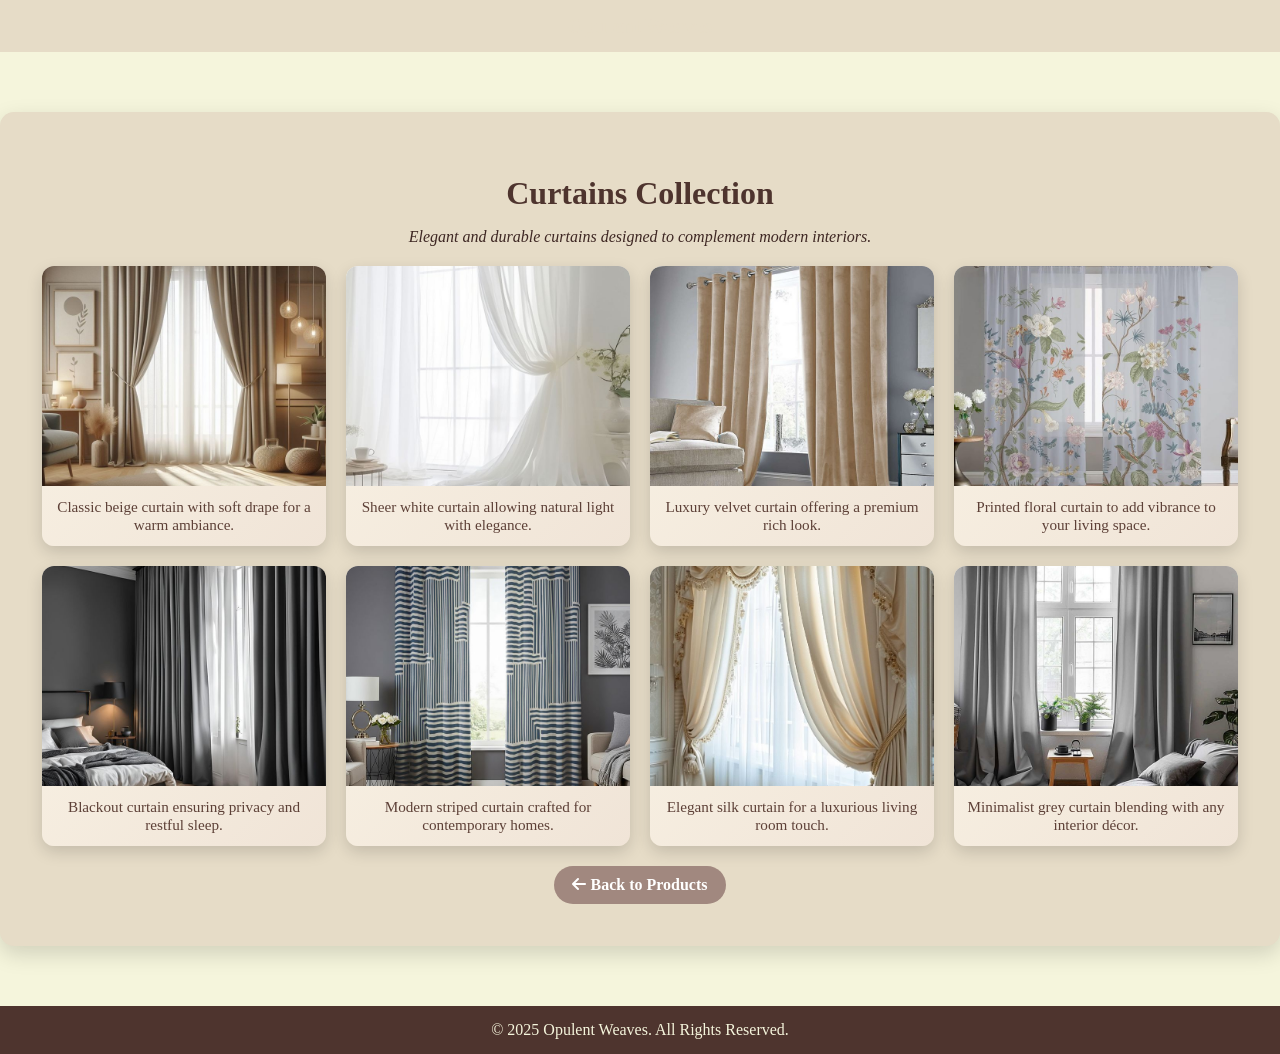
<file: curtains.html>
<!DOCTYPE html>
<html lang="en">
<head>
  <meta charset="utf-8" />
  <meta name="viewport" content="width=device-width,initial-scale=1" />
  <title>Curtains - Opulent Weaves</title>
  <link rel="stylesheet" href="style.css">
  <link rel="stylesheet" href="https://cdnjs.cloudflare.com/ajax/libs/font-awesome/6.5.0/css/all.min.css">
</head>
<body>

<header>Opulent Weaves</header>

<div class="container">
  <h1>Curtains Collection</h1>
  <p class="desc">Elegant and durable curtains designed to complement modern interiors.</p>

  <div class="grid">
    <div class="card">
      <img src="images/curtain1.jpeg" alt="Curtain 1">
      <p>Classic beige curtain with soft drape for a warm ambiance.</p>
    </div>
    <div class="card">
      <img src="images/curtain2.jpeg" alt="Curtain 2">
      <p>Sheer white curtain allowing natural light with elegance.</p>
    </div>
    <div class="card">
      <img src="images/curtain3.jpeg" alt="Curtain 3">
      <p>Luxury velvet curtain offering a premium rich look.</p>
    </div>
    <div class="card">
      <img src="images/curtain4.jpeg" alt="Curtain 4">
      <p>Printed floral curtain to add vibrance to your living space.</p>
    </div>
    <div class="card">
      <img src="images/curtain5.jpeg" alt="Curtain 5">
      <p>Blackout curtain ensuring privacy and restful sleep.</p>
    </div>
    <div class="card">
      <img src="images/curtain6.jpeg" alt="Curtain 6">
      <p>Modern striped curtain crafted for contemporary homes.</p>
    </div>
    <div class="card">
      <img src="images/curtain7.jpeg" alt="Curtain 7">
      <p>Elegant silk curtain for a luxurious living room touch.</p>
    </div>
    <div class="card">
      <img src="images/curtain8.jpeg" alt="Curtain 8">
      <p>Minimalist grey curtain blending with any interior décor.</p>
    </div>
  </div>

  <div style="text-align:center">
    <a href="index.html#products" class="back"><i class="fas fa-arrow-left"></i> Back to Products</a>
  </div>
</div>

<footer>© 2025 Opulent Weaves. All Rights Reserved.</footer>

</body>
</html>
</file>
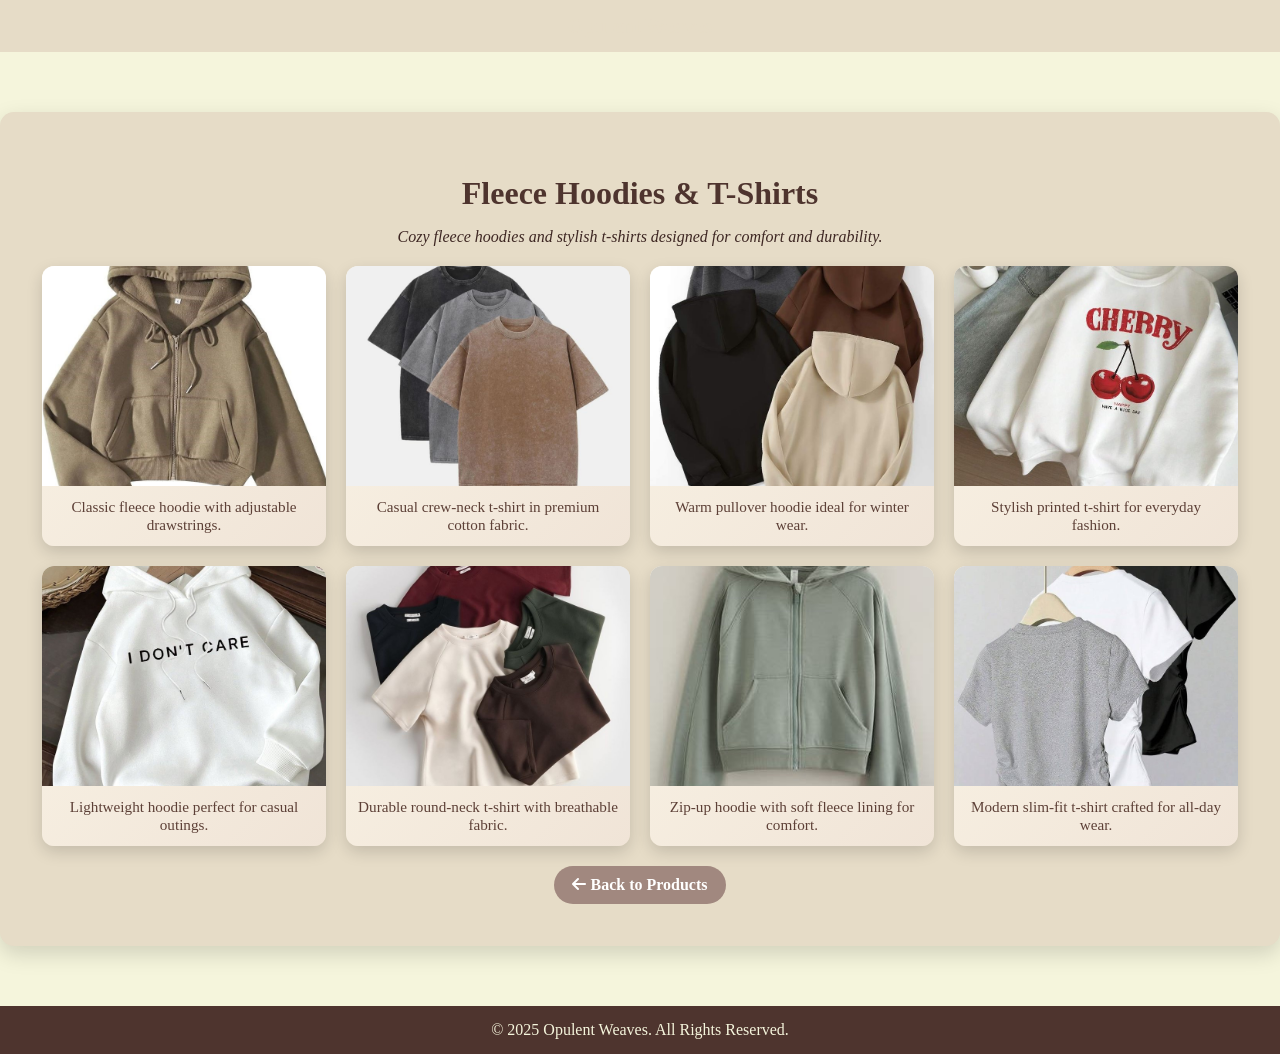
<file: hoodies.html>
<!DOCTYPE html>
<html lang="en">
<head>
  <meta charset="utf-8" />
  <meta name="viewport" content="width=device-width,initial-scale=1" />
  <title>Fleece Hoodies & T-Shirts - Opulent Weaves</title>
  <link rel="stylesheet" href="style.css">
  <link rel="stylesheet" href="https://cdnjs.cloudflare.com/ajax/libs/font-awesome/6.5.0/css/all.min.css">
</head>
<body>
<header>Opulent Weaves</header>

<div class="container">
  <h1>Fleece Hoodies & T-Shirts</h1>
  <p class="desc">Cozy fleece hoodies and stylish t-shirts designed for comfort and durability.</p>

  <div class="grid">
    <div class="card">
      <img src="images/hoodie1.jpeg" alt="Hoodie 1">
      <p>Classic fleece hoodie with adjustable drawstrings.</p>
    </div>
    <div class="card">
      <img src="images/hoodie2.jpeg" alt="Hoodie 2">
      <p>Casual crew-neck t-shirt in premium cotton fabric.</p>
    </div>
    <div class="card">
      <img src="images/hoodie3.jpeg" alt="Hoodie 3">
      <p>Warm pullover hoodie ideal for winter wear.</p>
    </div>
    <div class="card">
      <img src="images/hoodie4.jpeg" alt="Hoodie 4">
      <p>Stylish printed t-shirt for everyday fashion.</p>
    </div>
    <div class="card">
      <img src="images/hoodie5.jpeg" alt="Hoodie 5">
      <p>Lightweight hoodie perfect for casual outings.</p>
    </div>
    <div class="card">
      <img src="images/hoodie6.jpeg" alt="Hoodie 6">
      <p>Durable round-neck t-shirt with breathable fabric.</p>
    </div>
    <div class="card">
      <img src="images/hoodie7.jpeg" alt="Hoodie 7">
      <p>Zip-up hoodie with soft fleece lining for comfort.</p>
    </div>
    <div class="card">
      <img src="images/hoodie8.jpeg" alt="Hoodie 8">
      <p>Modern slim-fit t-shirt crafted for all-day wear.</p>
    </div>
  </div>

  <div style="text-align:center">
    <a href="index.html#products" class="back"><i class="fas fa-arrow-left"></i> Back to Products</a>
  </div>
</div>

<footer>© 2025 Opulent Weaves. All Rights Reserved.</footer>

</body>
</html>
</file>
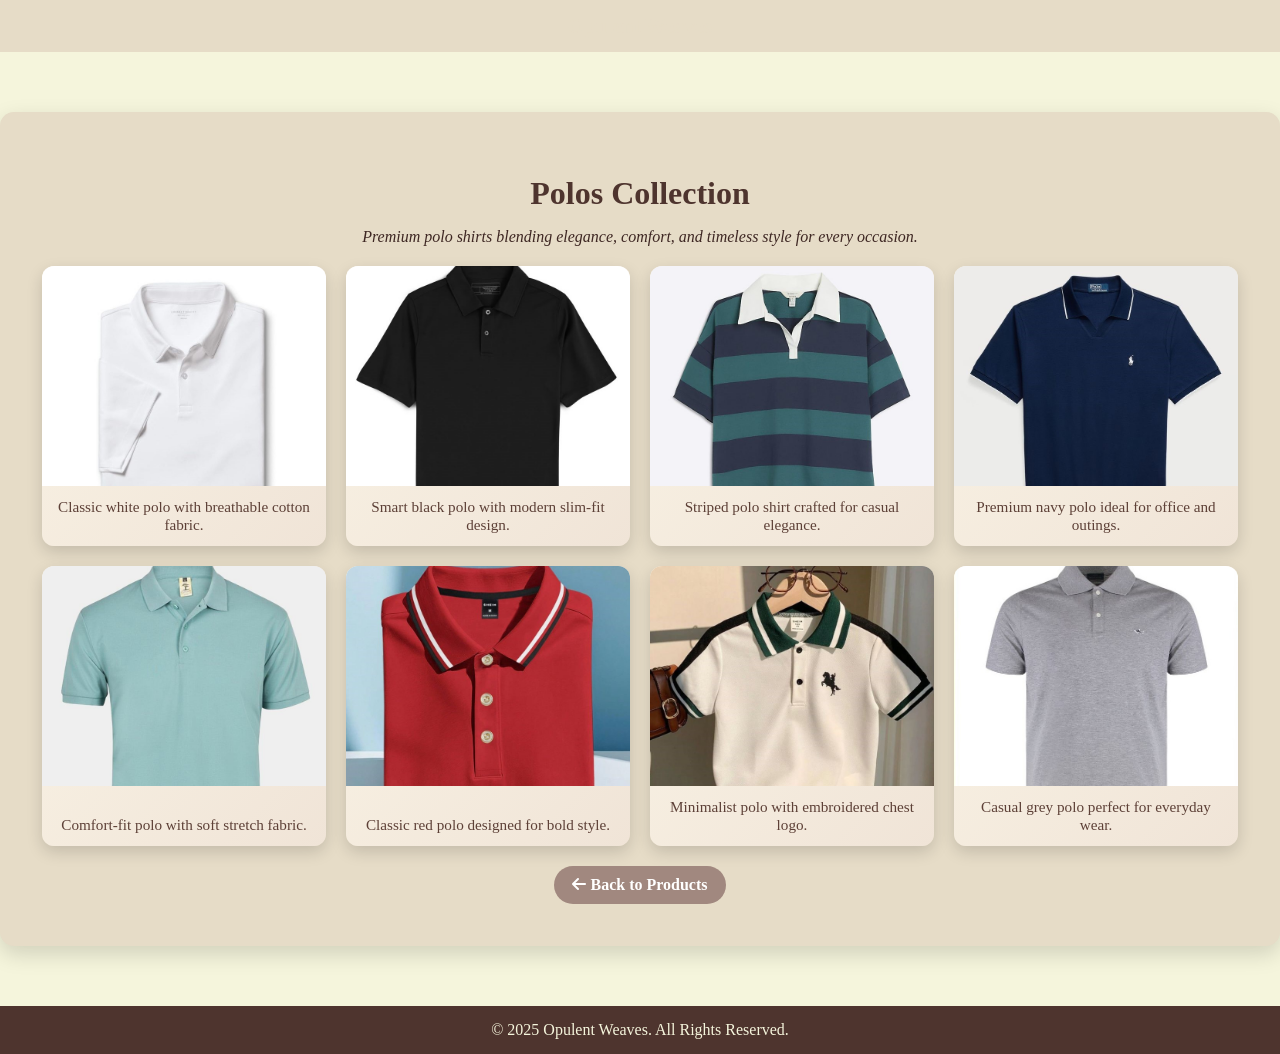
<file: polos.html>
<!DOCTYPE html>
<html lang="en">
<head>
  <meta charset="utf-8" />
  <meta name="viewport" content="width=device-width,initial-scale=1" />
  <title>Polos - Opulent Weaves</title>
  <link rel="stylesheet" href="style.css">
  <link rel="stylesheet" href="https://cdnjs.cloudflare.com/ajax/libs/font-awesome/6.5.0/css/all.min.css">
</head>
<body>

<header>Opulent Weaves</header>

<div class="container">
  <h1>Polos Collection</h1>
  <p class="desc">Premium polo shirts blending elegance, comfort, and timeless style for every occasion.</p>

  <div class="grid">
    <div class="card">
      <img src="images/polo1.jpeg" alt="Polo 1">
      <p>Classic white polo with breathable cotton fabric.</p>
    </div>
    <div class="card">
      <img src="images/polo2.jpeg" alt="Polo 2">
      <p>Smart black polo with modern slim-fit design.</p>
    </div>
    <div class="card">
      <img src="images/polo3.jpeg" alt="Polo 3">
      <p>Striped polo shirt crafted for casual elegance.</p>
    </div>
    <div class="card">
      <img src="images/polo4.jpeg" alt="Polo 4">
      <p>Premium navy polo ideal for office and outings.</p>
    </div>
    <div class="card">
      <img src="images/polo5.jpeg" alt="Polo 5">
      <p>Comfort-fit polo with soft stretch fabric.</p>
    </div>
    <div class="card">
      <img src="images/polo6.jpeg" alt="Polo 6">
      <p>Classic red polo designed for bold style.</p>
    </div>
    <div class="card">
      <img src="images/polo7.jpeg" alt="Polo 7">
      <p>Minimalist polo with embroidered chest logo.</p>
    </div>
    <div class="card">
      <img src="images/polo8.jpeg" alt="Polo 8">
      <p>Casual grey polo perfect for everyday wear.</p>
    </div>
  </div>

  <div style="text-align:center">
    <a href="index.html#products" class="back"><i class="fas fa-arrow-left"></i> Back to Products</a>
  </div>
</div>

<footer>© 2025 Opulent Weaves. All Rights Reserved.</footer>

</body>
</html>
</file>
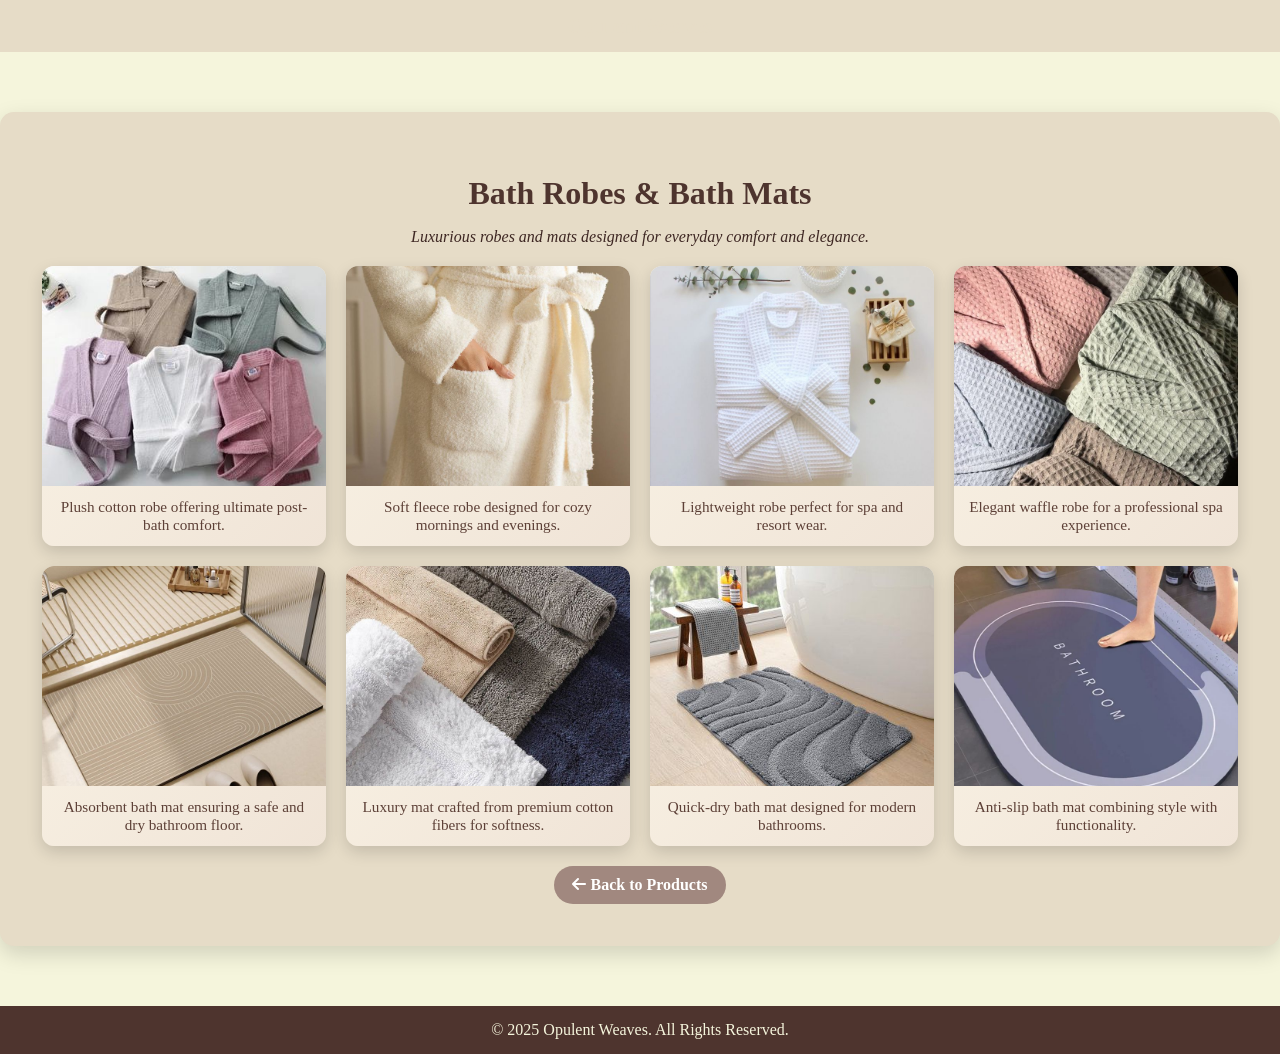
<file: robes.html>
<!DOCTYPE html>
<html lang="en">
<head>
  <meta charset="utf-8" />
  <meta name="viewport" content="width=device-width,initial-scale=1" />
  <title>Bath Robes & Bath Mats - Opulent Weaves</title>
  <link rel="stylesheet" href="style.css">
  <link rel="stylesheet" href="https://cdnjs.cloudflare.com/ajax/libs/font-awesome/6.5.0/css/all.min.css">
</head>
<body>

<header>Opulent Weaves</header>

<div class="container">
  <h1>Bath Robes & Bath Mats</h1>
  <p class="desc">Luxurious robes and mats designed for everyday comfort and elegance.</p>

  <div class="grid">
    <div class="card">
      <img src="images/robe1.jpeg" alt="Bath Robe 1">
      <p>Plush cotton robe offering ultimate post-bath comfort.</p>
    </div>
    <div class="card">
      <img src="images/robe2.jpeg" alt="Bath Robe 2">
      <p>Soft fleece robe designed for cozy mornings and evenings.</p>
    </div>
    <div class="card">
      <img src="images/robe3.jpeg" alt="Bath Robe 3">
      <p>Lightweight robe perfect for spa and resort wear.</p>
    </div>
    <div class="card">
      <img src="images/robe4.jpeg" alt="Bath Robe 4">
      <p>Elegant waffle robe for a professional spa experience.</p>
    </div>
    <div class="card">
      <img src="images/mat1.jpeg" alt="Bath Mat 1">
      <p>Absorbent bath mat ensuring a safe and dry bathroom floor.</p>
    </div>
    <div class="card">
      <img src="images/mat2.jpeg" alt="Bath Mat 2">
      <p>Luxury mat crafted from premium cotton fibers for softness.</p>
    </div>
    <div class="card">
      <img src="images/mat3.jpeg" alt="Bath Mat 3">
      <p>Quick-dry bath mat designed for modern bathrooms.</p>
    </div>
    <div class="card">
      <img src="images/mat4.jpeg" alt="Bath Mat 4">
      <p>Anti-slip bath mat combining style with functionality.</p>
    </div>
  </div>

  <div style="text-align:center">
    <a href="index.html#products" class="back"><i class="fas fa-arrow-left"></i> Back to Products</a>
  </div>
</div>

<footer>© 2025 Opulent Weaves. All Rights Reserved.</footer>

</body>
</html>
</file>
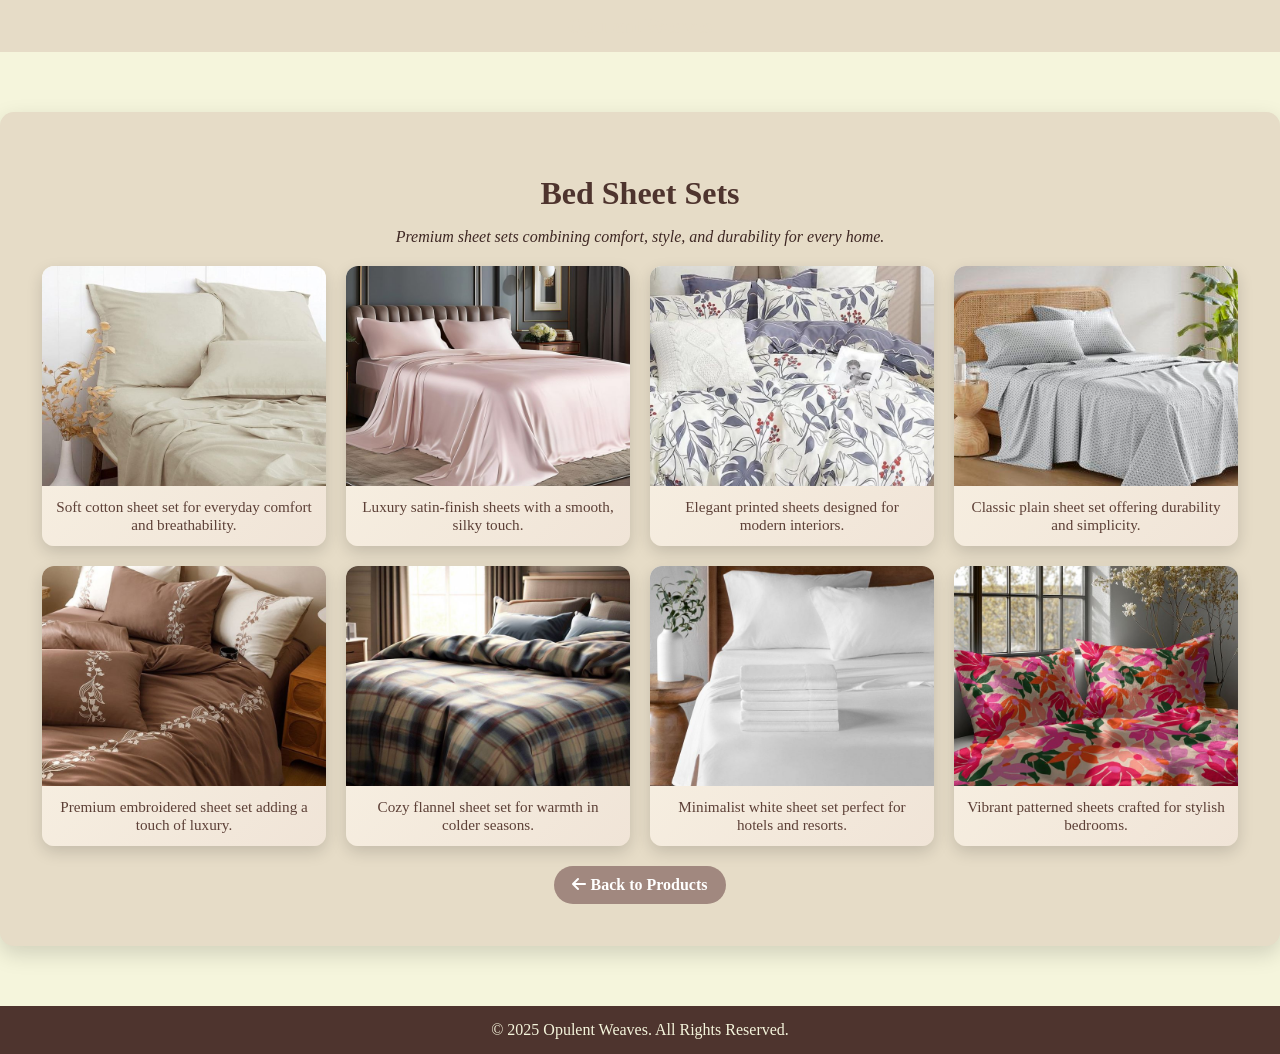
<file: sheets.html>
<!DOCTYPE html>
<html lang="en">
<head>
  <meta charset="utf-8" />
  <meta name="viewport" content="width=device-width,initial-scale=1" />
  <title>Bed Sheet Sets - Opulent Weaves</title>
  <link rel="stylesheet" href="style.css">
  <link rel="stylesheet" href="https://cdnjs.cloudflare.com/ajax/libs/font-awesome/6.5.0/css/all.min.css">
</head>
<body>

<header>Opulent Weaves</header>

<div class="container">
  <h1>Bed Sheet Sets</h1>
  <p class="desc">Premium sheet sets combining comfort, style, and durability for every home.</p>

  <div class="grid">
    <div class="card">
      <img src="images/sheet1.jpeg" alt="Bed Sheet 1">
      <p>Soft cotton sheet set for everyday comfort and breathability.</p>
    </div>
    <div class="card">
      <img src="images/sheet2.jpeg" alt="Bed Sheet 2">
      <p>Luxury satin-finish sheets with a smooth, silky touch.</p>
    </div>
    <div class="card">
      <img src="images/sheet3.jpeg" alt="Bed Sheet 3">
      <p>Elegant printed sheets designed for modern interiors.</p>
    </div>
    <div class="card">
      <img src="images/sheet4.jpeg" alt="Bed Sheet 4">
      <p>Classic plain sheet set offering durability and simplicity.</p>
    </div>
    <div class="card">
      <img src="images/sheet5.jpeg" alt="Bed Sheet 5">
      <p>Premium embroidered sheet set adding a touch of luxury.</p>
    </div>
    <div class="card">
      <img src="images/sheet6.jpeg" alt="Bed Sheet 6">
      <p>Cozy flannel sheet set for warmth in colder seasons.</p>
    </div>
    <div class="card">
      <img src="images/sheet7.jpeg" alt="Bed Sheet 7">
      <p>Minimalist white sheet set perfect for hotels and resorts.</p>
    </div>
    <div class="card">
      <img src="images/sheet8.jpeg" alt="Bed Sheet 8">
      <p>Vibrant patterned sheets crafted for stylish bedrooms.</p>
    </div>
  </div>

  <div style="text-align:center">
    <a href="index.html#products" class="back"><i class="fas fa-arrow-left"></i> Back to Products</a>
  </div>
</div>

<footer>© 2025 Opulent Weaves. All Rights Reserved.</footer>

</body>
</html>
</file>
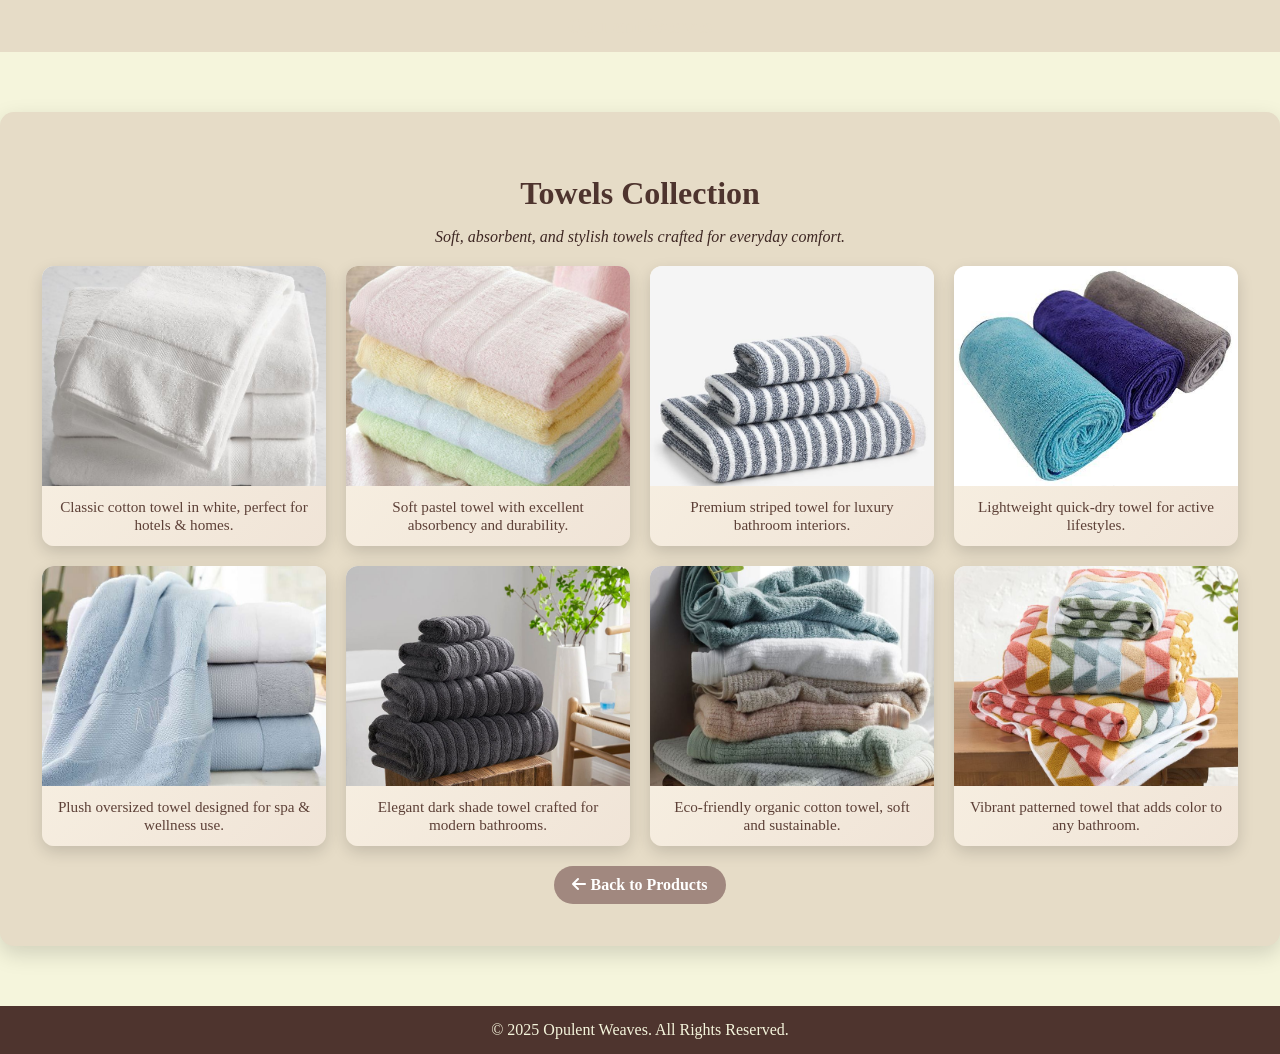
<file: towels.html>
<!DOCTYPE html>
<html lang="en">
<head>
  <meta charset="utf-8" />
  <meta name="viewport" content="width=device-width,initial-scale=1" />
  <title>Towels - Opulent Weaves</title>
  <link rel="stylesheet" href="style.css">
  <link rel="stylesheet" href="https://cdnjs.cloudflare.com/ajax/libs/font-awesome/6.5.0/css/all.min.css">
</head>
<body>

<header>Opulent Weaves</header>

<div class="container">
  <h1>Towels Collection</h1>
  <p class="desc">Soft, absorbent, and stylish towels crafted for everyday comfort.</p>

  <div class="grid">
    <div class="card">
      <img src="images/towel1.jpeg" alt="Towel 1">
      <p>Classic cotton towel in white, perfect for hotels & homes.</p>
    </div>
    <div class="card">
      <img src="images/towel2.jpeg" alt="Towel 2">
      <p>Soft pastel towel with excellent absorbency and durability.</p>
    </div>
    <div class="card">
      <img src="images/towel3.jpeg" alt="Towel 3">
      <p>Premium striped towel for luxury bathroom interiors.</p>
    </div>
    <div class="card">
      <img src="images/towel4.jpeg" alt="Towel 4">
      <p>Lightweight quick-dry towel for active lifestyles.</p>
    </div>
    <div class="card">
      <img src="images/towel5.jpeg" alt="Towel 5">
      <p>Plush oversized towel designed for spa & wellness use.</p>
    </div>
    <div class="card">
      <img src="images/towel6.jpeg" alt="Towel 6">
      <p>Elegant dark shade towel crafted for modern bathrooms.</p>
    </div>
    <div class="card">
      <img src="images/towel7.jpeg" alt="Towel 7">
      <p>Eco-friendly organic cotton towel, soft and sustainable.</p>
    </div>
    <div class="card">
      <img src="images/towel8.jpeg" alt="Towel 8">
      <p>Vibrant patterned towel that adds color to any bathroom.</p>
    </div>
  </div>

  <div style="text-align:center">
    <a href="index.html#products" class="back"><i class="fas fa-arrow-left"></i> Back to Products</a>
  </div>
</div>

<footer>© 2025 Opulent Weaves. All Rights Reserved.</footer>

</body>
</html>
</file>
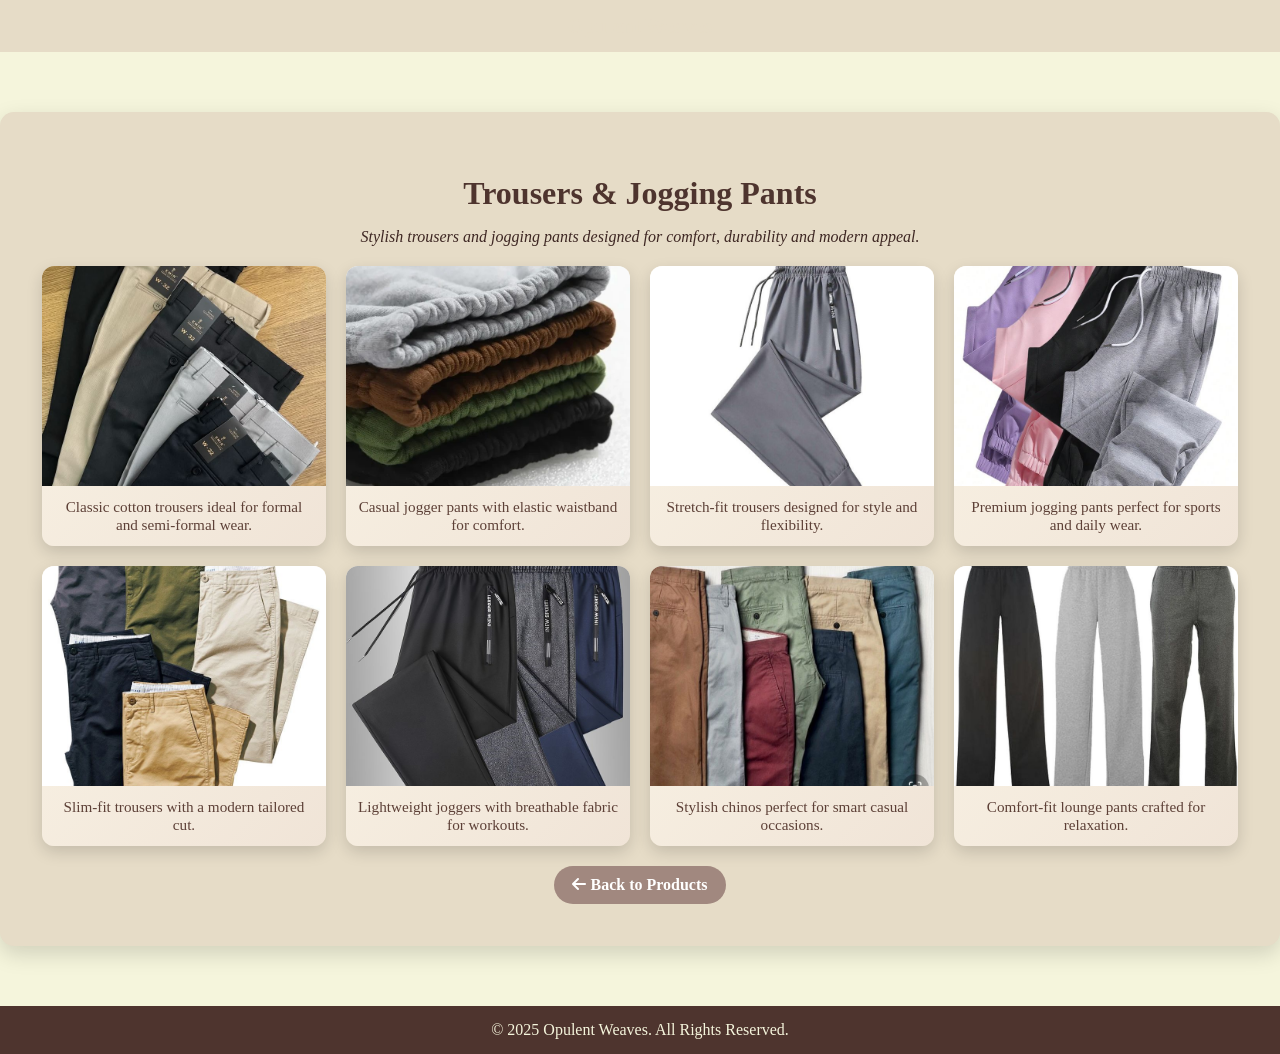
<file: trousers.html>
<!DOCTYPE html>
<html lang="en">
<head>
  <meta charset="utf-8" />
  <meta name="viewport" content="width=device-width,initial-scale=1" />
  <title>Trousers & Jogging Pants - Opulent Weaves</title>
  <link rel="stylesheet" href="style.css">
  <link rel="stylesheet" href="https://cdnjs.cloudflare.com/ajax/libs/font-awesome/6.5.0/css/all.min.css">
</head>
<body>

<header>Opulent Weaves</header>

<div class="container">
  <h1>Trousers & Jogging Pants</h1>
  <p class="desc">Stylish trousers and jogging pants designed for comfort, durability and modern appeal.</p>

  <div class="grid">
    <div class="card">
      <img src="images/trouser1.jpeg" alt="Trouser 1">
      <p>Classic cotton trousers ideal for formal and semi-formal wear.</p>
    </div>
    <div class="card">
      <img src="images/trouser2.jpeg" alt="Trouser 2">
      <p>Casual jogger pants with elastic waistband for comfort.</p>
    </div>
    <div class="card">
      <img src="images/trouser3.jpeg" alt="Trouser 3">
      <p>Stretch-fit trousers designed for style and flexibility.</p>
    </div>
    <div class="card">
      <img src="images/trouser4.jpeg" alt="Trouser 4">
      <p>Premium jogging pants perfect for sports and daily wear.</p>
    </div>
    <div class="card">
      <img src="images/trouser5.jpeg" alt="Trouser 5">
      <p>Slim-fit trousers with a modern tailored cut.</p>
    </div>
    <div class="card">
      <img src="images/trouser6.jpeg" alt="Trouser 6">
      <p>Lightweight joggers with breathable fabric for workouts.</p>
    </div>
    <div class="card">
      <img src="images/trouser7.jpeg" alt="Trouser 7">
      <p>Stylish chinos perfect for smart casual occasions.</p>
    </div>
    <div class="card">
      <img src="images/trouser8.jpeg" alt="Trouser 8">
      <p>Comfort-fit lounge pants crafted for relaxation.</p>
    </div>
  </div>

  <div style="text-align:center">
    <a href="index.html#products" class="back"><i class="fas fa-arrow-left"></i> Back to Products</a>
  </div>
</div>

<footer>© 2025 Opulent Weaves. All Rights Reserved.</footer>

</body>
</html>
</file>
<file: style.css>
/* ---------- Global ---------- */
:root {
  --section-bg: #e6dcc7; /* light brown container background */
}
body {
  margin: 0;
  font-family: Georgia, serif;
  background: #f5f5dc; /* beige */
  color: #3e2723;
}
header {
  background: var(--section-bg); /* dark brown */
  color: var(--section-bg);
  padding: 14px;
  text-align: center;
  font-size: 1.3rem;
  font-weight: bold;
}
.container {
  padding:42px; margin:40px 0; background:var(--section-bg); /* light brown */
  border-radius:14px; box-shadow:0 8px 22px rgba(0,0,0,0.15);
  max-width: 1200px;
  margin: 60px auto;
}

h1 {
  text-align: center;
  color: #4e342e;
  margin-bottom: 10px;
}
p.desc {
  text-align: center;
  font-style: italic;
  margin-bottom: 20px;
}

/* ---------- Grid for Products ---------- */
.grid {
  display: grid;
  grid-template-columns: repeat(auto-fit, minmax(260px, 1fr));
  gap: 20px;
  margin-top: 20px;
}
.card {
  background: linear-gradient(135deg, #faf4e6, #f0e4d7);
  border-radius: 12px;
  overflow: hidden;
  box-shadow: 0 6px 16px rgba(0,0,0,0.15);
  transition: transform .3s;
  display: flex;
  flex-direction: column;
  justify-content: space-between;
}
.card:hover {
  transform: translateY(-6px) scale(1.02);
}
.card img {
  width: 100%;
  height: 220px;
  object-fit: cover;
}
.card p {
  margin: 12px;
  font-size: 0.95rem;
  color: #5d4037;
  text-align: center;
}

/* ---------- Footer & Buttons ---------- */
footer {
  margin-top: 30px;
  padding: 15px;
  background: #4e342e;
  color: #f5f5dc;
  text-align: center;
}
a.back {
  display: inline-block;
  margin-top: 20px;
  padding: 10px 18px;
  background: #a1887f;
  color: #fff;
  border-radius: 20px;
  text-decoration: none;
  font-weight: 600;
}
a.back:hover {
  background: #6d4c41;
}
</file>
